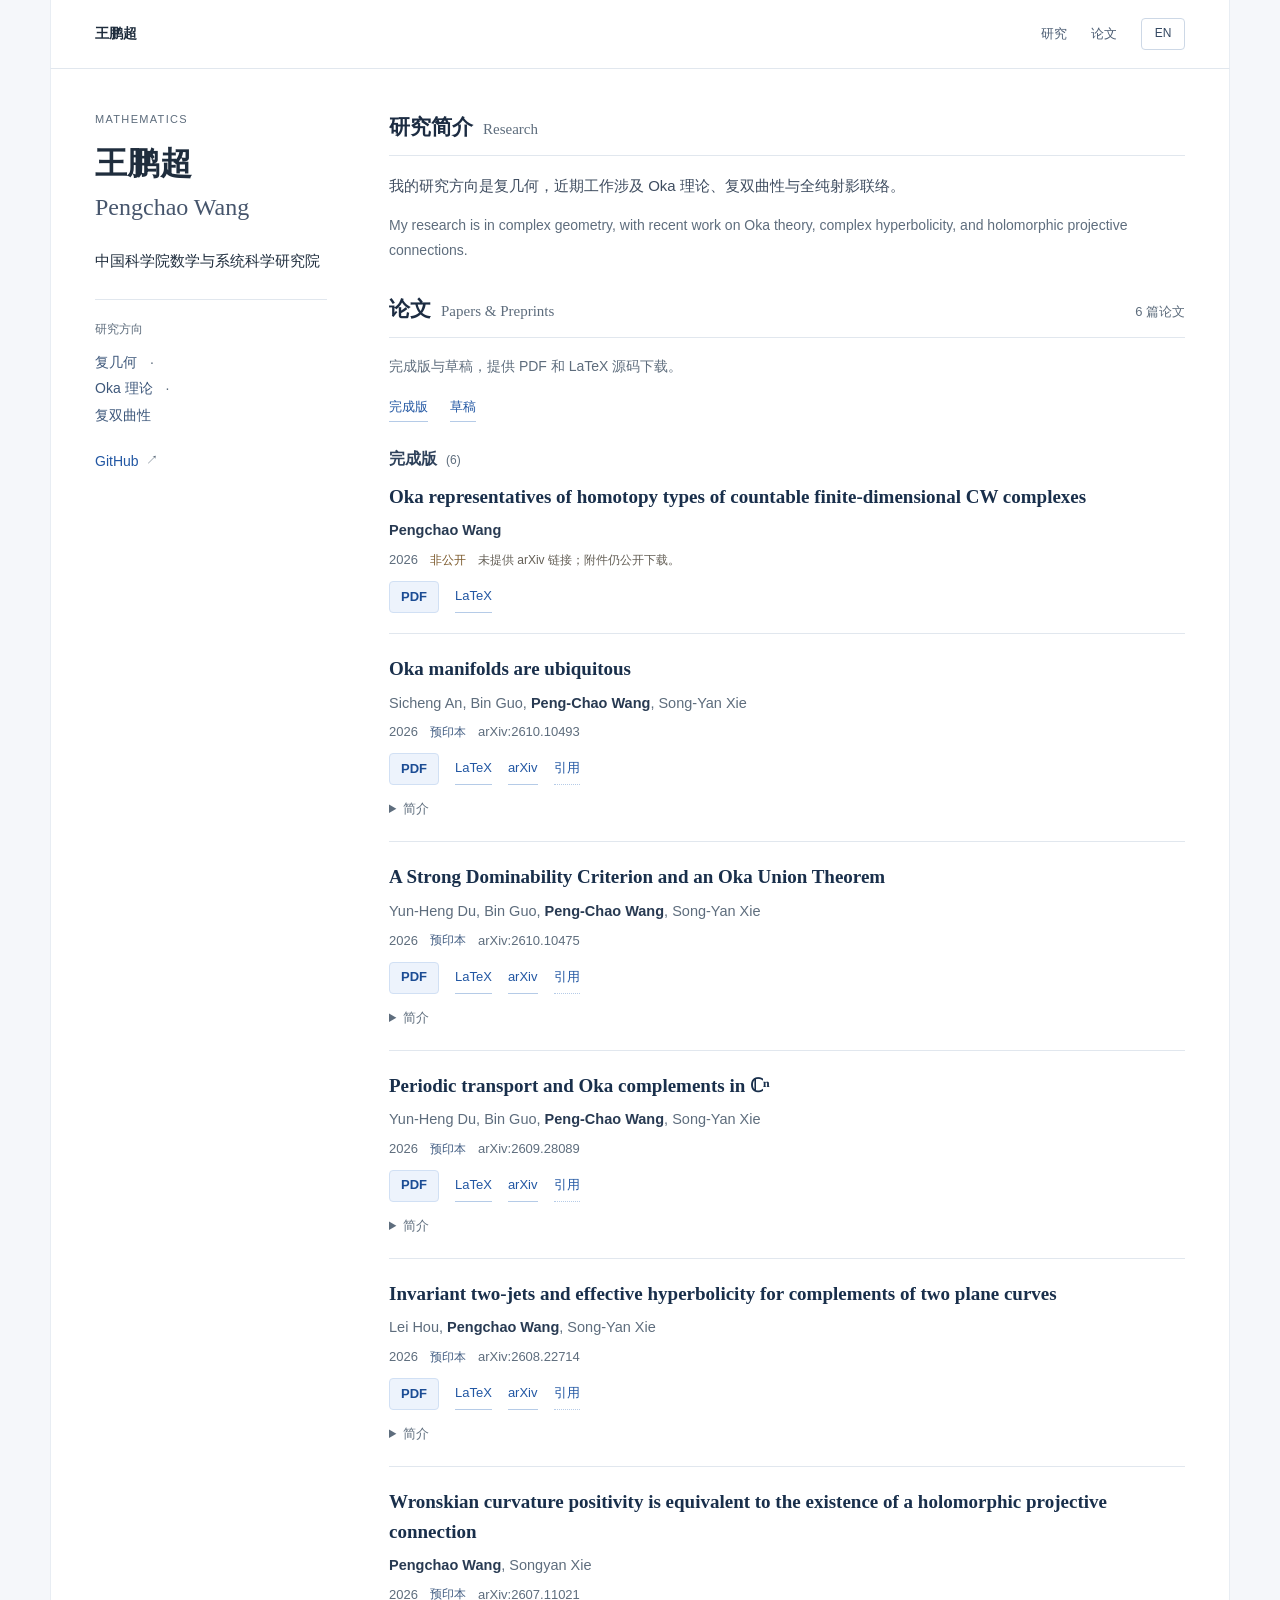
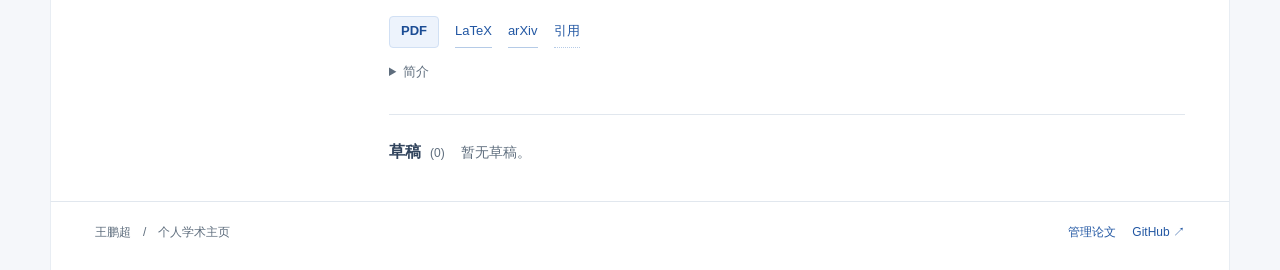
<file: index.html>
<!doctype html>
<html lang="zh-CN">
<head>
  <meta charset="utf-8">
  <meta name="viewport" content="width=device-width,initial-scale=1">
  <meta name="description" content="Academic homepage of Pengchao Wang (王鹏超), with research papers and preprints.">
  <meta name="theme-color" content="#2257a3">
  <meta name="color-scheme" content="light">
  <title>王鹏超 · Pengchao Wang</title>
  <link rel="icon" href="[data-uri]" type="image/svg+xml">
  <style>
:root {
  --page: #f5f7fa;
  --paper: #ffffff;
  --ink: #1f2d3d;
  --muted: #5e6d7d;
  --blue: #2257a3;
  --line: #e1e7ee;
  --soft: #edf3fc;
  --serif: Georgia, "Times New Roman", serif;
  --sans: -apple-system, BlinkMacSystemFont, "Segoe UI", "Microsoft YaHei", "PingFang SC", Arial, sans-serif;
}

* { box-sizing: border-box; }
html { scroll-padding-top: 24px; }
body {
  margin: 0;
  background: var(--page);
  color: var(--ink);
  font-family: var(--sans);
  font-size: 15px;
  line-height: 1.8;
}
a { color: var(--blue); text-decoration: none; text-underline-offset: 4px; }
a:hover { text-decoration: underline; }
button, textarea { font: inherit; }
button { cursor: pointer; }
a, button, summary { touch-action: manipulation; }
:focus-visible { outline: 2px solid var(--blue); outline-offset: 4px; }
::selection { background: #dbe8fb; }
[hidden] { display: none !important; }

.skip-link {
  position: fixed;
  left: 20px;
  top: -100px;
  z-index: 10;
  background: var(--blue);
  color: #fff;
  padding: 9px 16px;
}
.skip-link:focus { top: 12px; }

.topbar, .layout, .site-footer {
  max-width: 1180px;
  margin: 0 auto;
  background: var(--paper);
  border-inline: 1px solid #e8edf3;
}
.topbar {
  display: flex;
  justify-content: space-between;
  align-items: center;
  gap: 24px;
  padding: 18px 44px;
  border-bottom: 1px solid var(--line);
}
.wordmark {
  display: inline-flex;
  align-items: center;
  gap: 10px;
  color: var(--ink);
  font-size: 14px;
  font-weight: 600;
}
.wordmark:hover { text-decoration: none; }
.brand-label { color: var(--muted); font-size: 10px; font-weight: 400; letter-spacing: .08em; }
.mark {
  display: grid;
  place-items: center;
  width: 28px;
  height: 28px;
  background: var(--soft);
  border-radius: 4px;
  color: var(--blue);
  font-size: 11px;
  letter-spacing: .02em;
}
.topbar-right { display: flex; align-items: center; gap: 24px; }
.topbar nav { display: flex; align-items: center; gap: 24px; font-size: 13px; }
.topbar nav a { color: #4d5e74; }
.topbar nav a:hover { color: var(--blue); }
.language-button {
  min-width: 44px;
  min-height: 32px;
  padding: 3px 10px;
  border: 1px solid #cdd8e6;
  border-radius: 4px;
  background: #fff;
  color: #344862;
  font-size: 12px;
}
.language-button:hover { background: var(--soft); border-color: #9db8dd; }

.layout {
  display: grid;
  grid-template-columns: minmax(0, 232px) minmax(0, 1fr);
  gap: 62px;
  min-height: calc(100vh - 145px);
  padding: 42px 44px 36px;
}
.profile-panel { align-self: start; position: sticky; top: 30px; }
.eyebrow {
  margin: 0 0 12px;
  color: var(--muted);
  font-size: 11px;
  font-weight: 500;
  line-height: 1.6;
  letter-spacing: .12em;
}
.profile-panel h1 {
  margin: 0;
  font-size: 32px;
  line-height: 1.4;
  font-weight: 600;
  letter-spacing: .015em;
  overflow-wrap: anywhere;
}
.alternate-name {
  margin: 4px 0 22px;
  color: #46556c;
  font-family: var(--serif);
  font-size: 24px;
  line-height: 1.5;
}
.alternate-name:lang(zh) { font-family: var(--sans); font-size: 24px; }
.affiliation { margin: 0; font-size: 15px; line-height: 1.85; overflow-wrap: anywhere; }
.role { margin: 8px 0 0; color: var(--muted); font-size: 14px; }
.profile-research { margin-top: 24px; padding-top: 19px; border-top: 1px solid var(--line); }
.profile-caption { margin: 0 0 8px; color: var(--muted); font-size: 12px; }
.profile-research .research-interests { display: block; margin-top: 0; padding-top: 0; border-top: 0; }
.profile-research .interest-tag { display: block; font-size: 14px; line-height: 1.9; }
.profile-research .interest-tag::after { content: none; }
.research-interests {
  display: flex;
  flex-wrap: wrap;
  gap: 5px 10px;
  margin-top: 20px;
  padding-top: 18px;
  border-top: 1px solid var(--line);
}
.interest-tag { color: #3e587b; font-size: 13px; line-height: 1.7; }
.interest-tag:not(:last-child)::after { content: " ·"; margin-left: 9px; color: var(--muted); }
.profile-links {
  display: flex;
  flex-direction: column;
  align-items: flex-start;
  gap: 6px;
  margin-top: 20px;
  font-size: 14px;
  overflow-wrap: anywhere;
}
.profile-links a { display: inline-flex; align-items: center; gap: 7px; }
.external-arrow { color: var(--muted); font-size: 12px; }

.main-column { min-width: 0; }
.about-section { padding: 0 0 30px; }
.about-section > h2, .section-heading {
  padding-bottom: 12px;
  border-bottom: 1px solid var(--line);
  margin-bottom: 16px;
}
.about-section h2, .section-heading h2 {
  margin-top: 0;
  color: #1c2c42;
  font-family: var(--sans);
  font-size: 21px;
  font-weight: 600;
  line-height: 1.5;
  letter-spacing: 0;
}
.section-heading h2 { margin-bottom: 0; }
.section-subtitle {
  display: inline-block;
  margin-left: 10px;
  color: var(--muted);
  font-family: var(--serif);
  font-size: 15px;
  font-weight: 400;
  line-height: 1.6;
  letter-spacing: 0;
}
.bio { margin: 0; font-size: 15px; line-height: 1.9; color: #3f4d60; }
.alternate-bio { margin: 13px 0 0; color: var(--muted); font-size: 14px; line-height: 1.8; }
.bio + .bio { margin-top: 12px; }
.about-section .research-interests { margin-top: 16px; padding-top: 0; border: 0; }
.text-link { display: inline-flex; align-items: center; gap: 9px; font-size: 14px; }
.publications-section { padding-top: 0; }
.section-heading { display: flex; justify-content: space-between; align-items: baseline; gap: 16px; }
.section-heading .eyebrow { margin-bottom: 6px; }
.paper-count { color: var(--muted); font-size: 13px; white-space: nowrap; }
.section-intro { margin: 0 0 16px; color: var(--muted); font-size: 14px; line-height: 1.8; }

.category-nav {
  display: flex;
  flex-wrap: wrap;
  gap: 22px;
  margin: 0 0 24px;
  font-size: 13px;
}
.category-nav a { padding-bottom: 3px; border-bottom: 1px solid #b5cbe7; }
.category-nav a:hover { border-color: var(--blue); text-decoration: none; }
.category-heading { display: flex; align-items: baseline; gap: 9px; margin-bottom: 10px; }
.category-heading h3 { margin: 0; color: #30435c; font-size: 16px; font-weight: 600; line-height: 1.6; }
.category-count { color: var(--muted); font-size: 12px; line-height: 1.5; }
.category-count::before { content: "("; }
.category-count::after { content: ")"; }
.paper-category + .paper-category { margin-top: 30px; padding-top: 24px; border-top: 1px solid var(--line); }
.paper-category.is-empty { display: flex; flex-wrap: wrap; align-items: baseline; gap: 16px; }
.paper-category.is-empty .category-heading { margin-bottom: 0; }
.paper-category.is-empty .category-empty { padding: 0; }
.category-empty, .empty-state { margin: 0; padding: 4px 0 10px; font-size: 14px; color: var(--muted); }

.year-group { margin: 0; padding: 0; }
.year-group + .year-group { margin-top: 24px; }
.year-label {
  margin: 0 0 14px;
  color: var(--muted);
  font-family: var(--sans);
  font-size: 13px;
  font-weight: 500;
  line-height: 1.5;
}
.year-label { position: absolute; width: 1px; height: 1px; padding: 0; margin: -1px; overflow: hidden; clip-path: inset(50%); white-space: nowrap; }
.paper { padding: 0 0 20px; }
.paper + .paper { padding-top: 20px; border-top: 1px solid var(--line); }
.paper:last-child { padding-bottom: 0; }
.paper-title {
  margin: 0 0 7px;
  color: #192f4b;
  font-family: var(--serif);
  font-size: 19px;
  font-weight: 600;
  line-height: 1.55;
  overflow-wrap: anywhere;
}
.paper-title a { color: inherit; }
.paper-title a:hover { color: var(--blue); }
.authors { margin: 0 0 6px; color: var(--muted); font-size: 14.5px; line-height: 1.7; }
.authors strong { color: #283a52; font-weight: 600; }
.publication-meta {
  display: flex;
  align-items: center;
  flex-wrap: wrap;
  gap: 5px 12px;
  margin-bottom: 10px;
  color: var(--muted);
  font-size: 13px;
  line-height: 1.7;
}
.status-badge { color: #405c82; font-size: 12px; }
.nonpublic-badge { color: #7b592b; }
.nonpublic-note { color: #645f56; font-size: 12px; line-height: 1.7; }
.paper-actions { display: flex; align-items: center; flex-wrap: wrap; gap: 8px 16px; }
.paper-link, .cite-button {
  display: inline-flex;
  align-items: center;
  justify-content: center;
  min-height: 32px;
  padding: 3px 0;
  border: 0;
  border-bottom: 1px solid #b5cbe7;
  border-radius: 0;
  background: transparent;
  color: var(--blue);
  font-size: 13px;
  line-height: 1.6;
}
.paper-link:hover, .cite-button:hover { border-color: var(--blue); text-decoration: none; }
.paper-link[data-kind="pdf"] {
  padding: 3px 11px;
  border: 1px solid #d1e0f4;
  border-radius: 4px;
  background: var(--soft);
  color: #1b4c94;
  font-weight: 600;
}
.paper-link[data-kind="pdf"]:hover { background: #dfeafa; border-color: #a9c4e7; }
.cite-button { border-bottom-style: dotted; }
.abstract { margin-top: 12px; color: #4d5e73; font-size: 14px; line-height: 1.85; }
.abstract summary { width: fit-content; color: var(--muted); font-size: 13px; cursor: pointer; list-style-position: inside; }
.abstract summary:hover { color: var(--blue); }
.abstract p {
  margin: 10px 0 0;
  padding: 11px 15px;
  border-left: 2px solid #cbdcf2;
  background: #f7f9fc;
  overflow-wrap: anywhere;
}

footer {
  display: flex;
  align-items: center;
  flex-wrap: wrap;
  gap: 8px 12px;
  padding: 20px 44px 26px;
  border-top: 1px solid var(--line);
  color: var(--muted);
  font-size: 12px;
}
.footer-separator { color: var(--muted); }
.footer-links { display: flex; flex-wrap: wrap; gap: 16px; margin-left: auto; }
.footer-links a { font-size: 12px; }

dialog {
  width: min(650px, calc(100% - 32px));
  padding: 26px;
  border: 1px solid #cbd7e5;
  border-radius: 6px;
  background: #fff;
  color: var(--ink);
  box-shadow: 0 20px 70px #1f385e26;
}
dialog::backdrop { background: #152b4659; }
.dialog-heading { display: flex; align-items: center; justify-content: space-between; gap: 18px; }
.dialog-heading h2 { margin: 0; font-size: 22px; font-weight: 600; line-height: 1.5; }
.close-button { padding: 3px 9px; border: 0; background: transparent; color: var(--muted); font-size: 28px; line-height: 1; }
.citation-note { margin: 18px 0 8px; color: var(--muted); font-size: 13px; }
#citation-text {
  width: 100%;
  min-height: 230px;
  resize: vertical;
  padding: 14px;
  border: 1px solid #d4deeb;
  border-radius: 4px;
  background: #f7f9fc;
  color: var(--ink);
  font: 13px/1.7 ui-monospace, Consolas, monospace;
}
.dialog-bottom { display: flex; align-items: center; justify-content: space-between; gap: 20px; margin-top: 16px; }
.dialog-bottom p { margin: 0; color: var(--muted); font-size: 13px; }
.primary-button { flex-shrink: 0; min-height: 36px; padding: 6px 15px; border: 1px solid var(--blue); border-radius: 4px; background: var(--blue); color: #fff; font-size: 13px; }
.primary-button:hover { background: #194784; border-color: #194784; }

@media (max-width: 1080px) {
  .topbar, .site-footer { padding-inline: 32px; }
  .layout { grid-template-columns: minmax(0, 220px) minmax(0, 1fr); gap: 42px; padding: 36px 32px; }
  .profile-panel h1 { font-size: 30px; }
  .alternate-name { font-size: 23px; }
  .paper-title { font-size: 19px; }
}

@media (max-width: 850px) {
  body { background: #fff; }
  .topbar, .layout, .site-footer { border-inline: 0; }
  .topbar { padding: 16px 28px; }
  .layout { display: block; padding: 30px 28px; }
  .site-footer { padding-inline: 28px; }
  .profile-panel {
    position: static;
    display: grid;
    grid-template-columns: minmax(0, 1fr) minmax(0, .9fr);
    column-gap: 28px;
    padding-bottom: 24px;
    margin-bottom: 28px;
    border-bottom: 1px solid var(--line);
  }
  .profile-panel > .eyebrow { grid-column: 1 / -1; margin-bottom: 9px; }
  .profile-panel h1 { grid-column: 1; font-size: 30px; }
  .alternate-name { grid-column: 1; margin: 2px 0 0; font-size: 23px; }
  .affiliation { grid-column: 2; grid-row: 2 / 4; align-self: center; font-size: 14px; }
  .role { grid-column: 2; margin-top: 5px; }
  .profile-panel .research-interests { grid-column: 1 / -1; margin-top: 16px; padding-top: 0; border: 0; }
  .profile-panel .profile-research { grid-column: 1 / -1; margin-top: 16px; padding-top: 0; border: 0; }
  .profile-panel .profile-research .research-interests { margin-top: 0; display: flex; gap: 5px 16px; }
  .profile-links { grid-column: 1 / -1; flex-direction: row; flex-wrap: wrap; gap: 8px 20px; margin-top: 12px; }
  .about-section { padding-bottom: 26px; }
  .paper-title { font-size: 20px; }
}

@media (max-width: 550px) {
  .topbar { flex-wrap: wrap; gap: 10px 16px; padding: 14px 20px; }
  .wordmark { font-size: 13px; gap: 8px; }
  .topbar-right { margin-left: auto; gap: 16px; }
  .topbar nav { gap: 16px; font-size: 12px; }
  .language-button { font-size: 12px; min-width: 40px; padding-inline: 8px; }
  .layout { padding: 26px 20px; }
  .site-footer { padding-inline: 20px; }
  .profile-panel { display: block; padding-bottom: 22px; margin-bottom: 24px; }
  .profile-panel h1 { font-size: 30px; }
  .alternate-name { margin: 2px 0 12px; font-size: 22px; }
  .affiliation { font-size: 14px; }
  .profile-panel .research-interests { margin-top: 14px; }
  .profile-panel .profile-research .research-interests { margin-top: 0; }
  .profile-links { margin-top: 12px; font-size: 13px; gap: 8px 18px; }
  .about-section h2, .section-heading h2 { font-size: 20px; }
  .section-subtitle { margin-left: 8px; font-size: 14px; }
  .section-heading { gap: 12px; }
  .paper-count { font-size: 12px; }
  .category-nav { gap: 20px; margin-bottom: 20px; }
  .paper-title { font-size: 19px; }
  .paper-actions { gap: 8px 14px; }
  .paper + .paper { padding-top: 19px; }
  .paper { padding-bottom: 19px; }
  .abstract p { padding: 10px 12px; }
  .footer-links { margin-left: 0; flex-basis: 100%; gap: 18px; }
  dialog { padding: 20px; }
  .dialog-heading h2 { font-size: 20px; }
  .dialog-bottom { align-items: flex-start; gap: 12px; }
}

@media (max-width: 360px) {
  .topbar nav { gap: 12px; }
  .section-subtitle { display: block; margin: 3px 0 0; }
  .section-heading { align-items: flex-start; }
}

@media (max-width: 420px) {
  .brand-label { display: none; }
}

@media (prefers-reduced-motion: reduce) {
  html { scroll-behavior: auto; }
}

@media print {
  body { background: #fff; font-size: 10.5pt; }
  .topbar, .skip-link, .category-nav, .paper-actions, footer, dialog { display: none !important; }
  .layout { display: grid; max-width: none; min-height: 0; padding: 0; border: 0; grid-template-columns: 185px minmax(0, 1fr); gap: 30px; }
  .profile-panel { display: block; position: static; border: 0; padding: 0; margin: 0; }
  .profile-panel h1 { font-size: 23pt; }
  .alternate-name { font-size: 17pt; }
  .affiliation, .bio, .authors { font-size: 10.5pt; }
  .profile-panel .research-interests { margin-top: 12px; }
  .profile-links { flex-direction: column; margin-top: 12px; }
  .section-heading h2, .about-section h2 { font-size: 14pt; }
  .section-subtitle { font-size: 10pt; }
  .paper-title { font-size: 12pt; }
  .paper { break-inside: avoid; }
  .abstract { display: none; }
  a { color: inherit; }
}

</style>
  <script src="profile.js" defer></script>
  <script src="publications.js" defer></script>
  
</head>
<body>
  <a class="skip-link" href="#main" data-text="skip">Skip to content</a>
  <header class="topbar">
    <a class="wordmark" href="#about" aria-label="王鹏超的学术主页"><span id="header-name">王鹏超</span></a>
    <div class="topbar-right">
      <nav aria-label="Main navigation" data-aria="nav">
        <a href="#about" data-text="navAbout">研究</a>
        <a href="#publications" data-text="navPapers">论文</a>
      </nav>
      <button id="language-button" class="language-button" type="button" aria-label="Switch to English" lang="en">EN</button>
    </div>
  </header>
  <main id="main" class="layout">
    <aside class="profile-panel" aria-label="Profile" data-aria="profile">
      <p class="eyebrow" lang="en">MATHEMATICS</p>
      <h1 id="profile-name">王鹏超</h1>
      <p id="alternate-name" class="alternate-name" lang="en">Pengchao Wang</p>
      <p id="affiliation" class="affiliation" lang="zh-CN">中国科学院系统与科学学院</p>
      <p id="role" class="role" hidden></p>
      <div class="profile-research"><p class="profile-caption" data-text="interestsLabel">研究方向</p><div id="research-interests" class="research-interests" hidden></div></div>
      <div id="profile-links" class="profile-links"></div>
    </aside>
    <div class="main-column">
      <section id="about" class="about-section" aria-labelledby="about-title">
        <div class="section-heading"><h2 id="about-title"><span data-text="aboutTitle">研究简介</span><span class="section-subtitle" data-text="aboutSubtitle" lang="en">Research</span></h2></div>
        <p id="bio" class="bio"></p>
        <p id="alternate-bio" class="alternate-bio" lang="en" hidden></p>
      </section>
      <section id="publications" class="publications-section" aria-labelledby="publications-title">
        <div class="section-heading"><h2 id="publications-title"><span data-text="papersTitle">论文</span><span class="section-subtitle" data-text="papersSubtitle" lang="en">Papers &amp; Preprints</span></h2><span id="paper-count" class="paper-count"></span></div>
        <p class="section-intro" data-text="papersIntro">完成版与草稿，提供 PDF 和 LaTeX 源码下载。</p>
        <nav class="category-nav" aria-label="论文分类" data-aria="categories"><a href="#completed-papers" data-text="completedTitle">完成版</a><a href="#draft-papers" data-text="draftsTitle">草稿</a></nav>
        <div id="publication-list"></div>
        <noscript><p>JavaScript is needed to display the paper list. You can also <a href="https://arxiv.org/search/?query=Pengchao+Wang&searchtype=author" rel="noopener noreferrer">find papers on arXiv</a>.</p></noscript>
      </section>
    </div>
  </main>
  <footer class="site-footer"><span id="footer-name">王鹏超</span><span class="footer-separator" aria-hidden="true">/</span><span data-text="footerNote">个人学术主页</span><div class="footer-links"><a id="manage-papers" rel="noopener noreferrer" target="_blank" data-text="manage">管理论文</a><a href="https://github.com/Blowa-hub" rel="noopener noreferrer" target="_blank">GitHub <span aria-hidden="true">↗</span></a></div></footer>
  <dialog id="citation-dialog" aria-labelledby="citation-title"><div class="dialog-heading"><h2 id="citation-title" data-text="citationTitle">Cite this paper</h2><button id="close-citation" class="close-button" type="button" aria-label="Close" data-aria="close">×</button></div><p class="citation-note" data-text="citationNote">BibTeX</p><textarea id="citation-text" readonly aria-label="BibTeX citation" lang="en"></textarea><div class="dialog-bottom"><p id="copy-status" role="status" aria-live="polite"></p><button id="copy-citation" class="primary-button" type="button" data-text="copy">Copy citation</button></div></dialog>
<script>
document.addEventListener("DOMContentLoaded", () => {
(() => {
  "use strict";
  const profile = window.PROFILE || {};
  const papers = Array.isArray(window.PUBLICATIONS) ? window.PUBLICATIONS : [];
  const translations = {
    en: { skip: "Skip to content", nav: "Main navigation", navAbout: "About", navPapers: "Publications", profile: "Profile", sidebarNote: "Research & publications", eyebrow: "ACADEMIC HOMEPAGE", aboutTitle: "Welcome.", browse: "Browse publications", papersEyebrow: "RESEARCH", papersTitle: "Publications & preprints", papersIntro: "Papers, preprints, and links to the full text.", footerNote: "Academic homepage", citationTitle: "Cite this paper", citationNote: "BibTeX", close: "Close", copy: "Copy citation", copied: "Citation copied.", copyFallback: "Select the citation and press Ctrl+C (⌘C on Mac).", abstract: "Abstract", cite: "Cite", empty: "The publication list is being prepared.", paperSingular: "paper", paperPlural: "papers", undated: "Undated", email: "Email", scholar: "Google Scholar" },
    zh: { skip: "跳至正文", nav: "主导航", navAbout: "关于", navPapers: "论文", profile: "个人资料", sidebarNote: "研究与论文", eyebrow: "个人学术主页", aboutTitle: "欢迎。", browse: "浏览论文", papersEyebrow: "学术研究", papersTitle: "论文与预印本", papersIntro: "研究论文、预印本及全文链接。", footerNote: "个人学术主页", citationTitle: "引用这篇论文", citationNote: "BibTeX 引用格式", close: "关闭", copy: "复制引用", copied: "已复制引用。", copyFallback: "请选择引用文字，按 Ctrl+C（Mac 使用 ⌘C）复制。", abstract: "摘要", cite: "引用", empty: "论文列表正在整理。", paperSingular: "篇论文", paperPlural: "篇论文", undated: "未标年份", email: "电子邮箱", scholar: "Google Scholar" }
  };
  let language = profile.defaultLanguage === "zh" ? "zh" : "en";
  translations.en.abstract = "Summary";
  translations.zh.abstract = "简介";
  Object.assign(translations.en, { papersIntro: "Completed papers and drafts, with PDFs and LaTeX sources.", categories: "Paper categories", completedTitle: "Completed papers", draftsTitle: "Drafts", completedEmpty: "No completed papers listed yet.", draftsEmpty: "No drafts shared yet.", manage: "Manage papers", nonpublic: "Non-public", nonpublicNote: "No arXiv link; attachments are public." });
  Object.assign(translations.zh, { papersIntro: "按完成版与草稿分类，提供 PDF、LaTeX 源文件及可选的 arXiv 链接。", categories: "论文分类", completedTitle: "完成版", draftsTitle: "草稿", completedEmpty: "暂无完成版论文。", draftsEmpty: "暂无公开的草稿。", manage: "管理论文", nonpublic: "非公开", nonpublicNote: "未提供 arXiv 链接；附件仍公开下载。" });
  Object.assign(translations.en, { navAbout: "Research", aboutTitle: "Research", aboutSubtitle: "研究简介", papersTitle: "Papers", papersSubtitle: "论文与预印本", papersIntro: "Completed papers and drafts, with PDF and LaTeX downloads.", interestsLabel: "Research areas" });
  Object.assign(translations.zh, { navAbout: "研究", aboutTitle: "研究简介", aboutSubtitle: "Research", papersTitle: "论文", papersSubtitle: "Papers & Preprints", papersIntro: "完成版与草稿，提供 PDF 和 LaTeX 源码下载。", draftsEmpty: "暂无草稿。", interestsLabel: "研究方向" });
  try { const saved = localStorage.getItem("academic-homepage-language"); if (saved === "en" || saved === "zh") language = saved; } catch (_) {}
  const el = (tag, className, text) => { const node = document.createElement(tag); if (className) node.className = className; if (text !== undefined) node.textContent = text; return node; };
  const localized = value => typeof value === "string" ? value : value?.[language] || value?.en || value?.zh || "";
  const normalizeName = name => String(name).toLowerCase().replace(/[\s-]/g, "");
  const safeURL = value => { if (typeof value !== "string" || !value.trim()) return null; try { const url = new URL(value, window.location.href); return ["http:", "https:", "file:"].includes(url.protocol) && !/^\s*\/\//.test(value) ? url : null; } catch (_) { return null; } };
  const makeLink = (label, href, className) => { const url = safeURL(href); if (!url) return null; const link = el("a", className, label); link.href = href; if (url.origin !== window.location.origin) { link.target = "_blank"; link.rel = "noopener noreferrer"; } return link; };
  function showCitation(paper, trigger) { const dialog = document.getElementById("citation-dialog"); document.getElementById("citation-text").value = paper.bibtex; document.getElementById("copy-status").textContent = ""; dialog.returnFocus = trigger; dialog.showModal(); }
  function renderPaper(paper) {
    const t = translations[language];
    const article = el("article", "paper");
    const heading = el("h5", "paper-title");
    heading.lang = typeof paper.title === "string" ? "en" : language;
    const title = localized(paper.title);
    heading.append(makeLink(title, paper.links?.arxiv || paper.links?.doi || paper.links?.pdf, "") || el("span", "", title));
    article.append(heading);
    const authors = el("p", "authors"); authors.lang = "en";
    const authorNames = Array.isArray(paper.authors) ? paper.authors : [];
    authorNames.forEach((author, index) => { if (index) authors.append(document.createTextNode(", ")); const own = [localized(profile.name), profile.name?.en, profile.name?.zh].filter(Boolean).some(name => normalizeName(name) === normalizeName(author)); authors.append(own ? el("strong", "", author) : document.createTextNode(author)); });
    article.append(authors);
    const meta = el("div", "publication-meta");
    if (paper.year) meta.append(el("span", "publication-year", String(paper.year)));
    if (paper.status) meta.append(el("span", "status-badge", localized(paper.status)));
    if (!paper.links?.arxiv?.trim()) { const badge = el("span", "status-badge nonpublic-badge", t.nonpublic); badge.title = t.nonpublicNote; badge.setAttribute("aria-label", `${t.nonpublic}: ${t.nonpublicNote}`); meta.append(badge, el("span", "nonpublic-note", t.nonpublicNote)); }
    if (paper.venue) meta.append(el("span", "", localized(paper.venue)));
    article.append(meta);
    const actions = el("div", "paper-actions");
    [["PDF", paper.links?.pdf], ["LaTeX", paper.links?.latex], ["arXiv", paper.links?.arxiv], ["DOI", paper.links?.doi], [language === "zh" ? "代码" : "Code", paper.links?.code]].forEach(([label, href]) => { const link = makeLink(label, href, "paper-link"); if (link) { link.dataset.kind = label.toLowerCase(); link.setAttribute("aria-label", `${label}: ${title}`); if (label === "LaTeX" && !/^[a-z]+:/i.test(href)) link.setAttribute("download", ""); if (label === "PDF") { link.target = "_blank"; link.rel = "noopener noreferrer"; } actions.append(link); } });
    if (paper.bibtex) { const button = el("button", "cite-button", t.cite); button.type = "button"; button.setAttribute("aria-label", `${t.cite}: ${title}`); button.addEventListener("click", () => showCitation(paper, button)); actions.append(button); }
    article.append(actions);
    const abstract = localized(paper.abstract);
    if (abstract) { const details = el("details", "abstract"); details.append(el("summary", "", t.abstract), el("p", "", abstract)); article.append(details); }
    return article;
  }
  function render() {
    const t = translations[language];
    document.documentElement.lang = language === "zh" ? "zh-CN" : "en";
    document.title = `${localized(profile.name)} · ${language === "zh" ? "个人学术主页" : "Research & Publications"}`;
    document.querySelectorAll("[data-text]").forEach(node => { node.textContent = t[node.dataset.text]; });
    document.querySelectorAll(".section-subtitle").forEach(node => { node.lang = language === "zh" ? "en" : "zh-CN"; });
    document.querySelectorAll("[data-aria]").forEach(node => { node.setAttribute("aria-label", t[node.dataset.aria]); });
    ["header-name", "profile-name", "footer-name"].forEach(id => { document.getElementById(id).textContent = localized(profile.name); });
    const alternate = document.getElementById("alternate-name"); alternate.textContent = localized(profile.alternateName); alternate.lang = language === "en" ? "zh" : "en";
    document.getElementById("affiliation").textContent = localized(profile.affiliation);
    const role = document.getElementById("role"); role.textContent = localized(profile.role); role.hidden = !role.textContent;
    document.getElementById("bio").textContent = localized(profile.bio);
    const alternateBio = document.getElementById("alternate-bio"); const alternateLanguage = language === "zh" ? "en" : "zh";
    alternateBio.textContent = typeof profile.bio === "object" ? profile.bio?.[alternateLanguage] || "" : ""; alternateBio.lang = alternateLanguage === "zh" ? "zh-CN" : "en"; alternateBio.hidden = !alternateBio.textContent;
    const repository = profile.repository || { owner: "Blowa-hub", name: "math-homepage", branch: "main" };
    const managementURL = profile.adminURL || `https://github.com/${encodeURIComponent(repository.owner)}/${encodeURIComponent(repository.name)}/edit/${encodeURIComponent(repository.branch)}/publications.js`;
    const managementLink = document.getElementById("manage-papers"); managementLink.href = safeURL(managementURL)?.href || "https://github.com/Blowa-hub";
    const tags = document.getElementById("research-interests"); tags.replaceChildren(); const interests = Array.isArray(profile.researchInterests) ? profile.researchInterests : []; interests.forEach(item => tags.append(el("span", "interest-tag", localized(item)))); tags.hidden = !interests.length;
    const links = document.getElementById("profile-links"); links.replaceChildren();
    [["github", "GitHub"], ["scholar", t.scholar], ["orcid", "ORCID"]].forEach(([key, label]) => { const link = makeLink(label, profile.links?.[key], ""); if (link) { link.append(el("span", "external-arrow", "↗")); links.append(link); } });
    const email = profile.links?.email; if (typeof email === "string" && /^[^\s@]+@[^\s@]+\.[^\s@]+$/.test(email)) { const link = el("a", "", t.email); link.href = `mailto:${encodeURIComponent(email).replace(/%40/g, "@")}`; links.prepend(link); }
    const langButton = document.getElementById("language-button"); langButton.textContent = language === "en" ? "中文" : "EN"; langButton.lang = language === "en" ? "zh-CN" : "en"; langButton.setAttribute("aria-label", language === "en" ? "切换为中文" : "Switch to English");
    const list = document.getElementById("publication-list"); list.replaceChildren();
    const validPapers = papers.filter(paper => paper && localized(paper.title));
    document.getElementById("paper-count").textContent = language === "zh" ? `${validPapers.length} 篇论文` : `${validPapers.length} ${validPapers.length === 1 ? t.paperSingular : t.paperPlural}`;
    const sorted = [...validPapers].sort((a, b) => (Number(b.year) || 0) - (Number(a.year) || 0) || String(b.date || "").localeCompare(String(a.date || "")));
    [["completed", "completed-papers", t.completedTitle, t.completedEmpty], ["draft", "draft-papers", t.draftsTitle, t.draftsEmpty]].forEach(([stage, id, title, empty]) => {
      const category = el("section", "paper-category"); category.id = id;
      const items = sorted.filter(paper => (paper.stage || "completed") === stage);
      if (!items.length) category.className += " is-empty";
      const categoryHeading = el("div", "category-heading"); const heading = el("h3", "", title); heading.id = `${id}-title`; category.setAttribute("aria-labelledby", heading.id); categoryHeading.append(heading, el("span", "category-count", String(items.length))); category.append(categoryHeading);
      if (!items.length) category.append(el("p", "category-empty", empty));
      const groups = new Map(); items.forEach(paper => { const year = paper.year || t.undated; if (!groups.has(year)) groups.set(year, []); groups.get(year).push(paper); });
      groups.forEach((yearItems, year) => { const section = el("section", "year-group"); section.setAttribute("aria-label", String(year)); section.append(el("h4", "year-label", String(year))); const entries = el("div", "year-papers"); yearItems.forEach(paper => entries.append(renderPaper(paper))); section.append(entries); category.append(section); });
      list.append(category);
    });
  }
  document.getElementById("language-button").addEventListener("click", () => { language = language === "en" ? "zh" : "en"; try { localStorage.setItem("academic-homepage-language", language); } catch (_) {} render(); });
  const dialog = document.getElementById("citation-dialog");
  document.getElementById("close-citation").addEventListener("click", () => dialog.close());
  dialog.addEventListener("click", event => { if (event.target === dialog) { const rect = dialog.getBoundingClientRect(); if (event.clientX < rect.left || event.clientX > rect.right || event.clientY < rect.top || event.clientY > rect.bottom) dialog.close(); } });
  dialog.addEventListener("close", () => dialog.returnFocus?.focus());
  document.getElementById("copy-citation").addEventListener("click", async () => { const field = document.getElementById("citation-text"); const status = document.getElementById("copy-status"); try { await navigator.clipboard.writeText(field.value); status.textContent = translations[language].copied; } catch (_) { field.focus(); field.select(); status.textContent = translations[language].copyFallback; } });
  render();
})();

}, { once: true });
</script>
</body>
</html>
</file>
